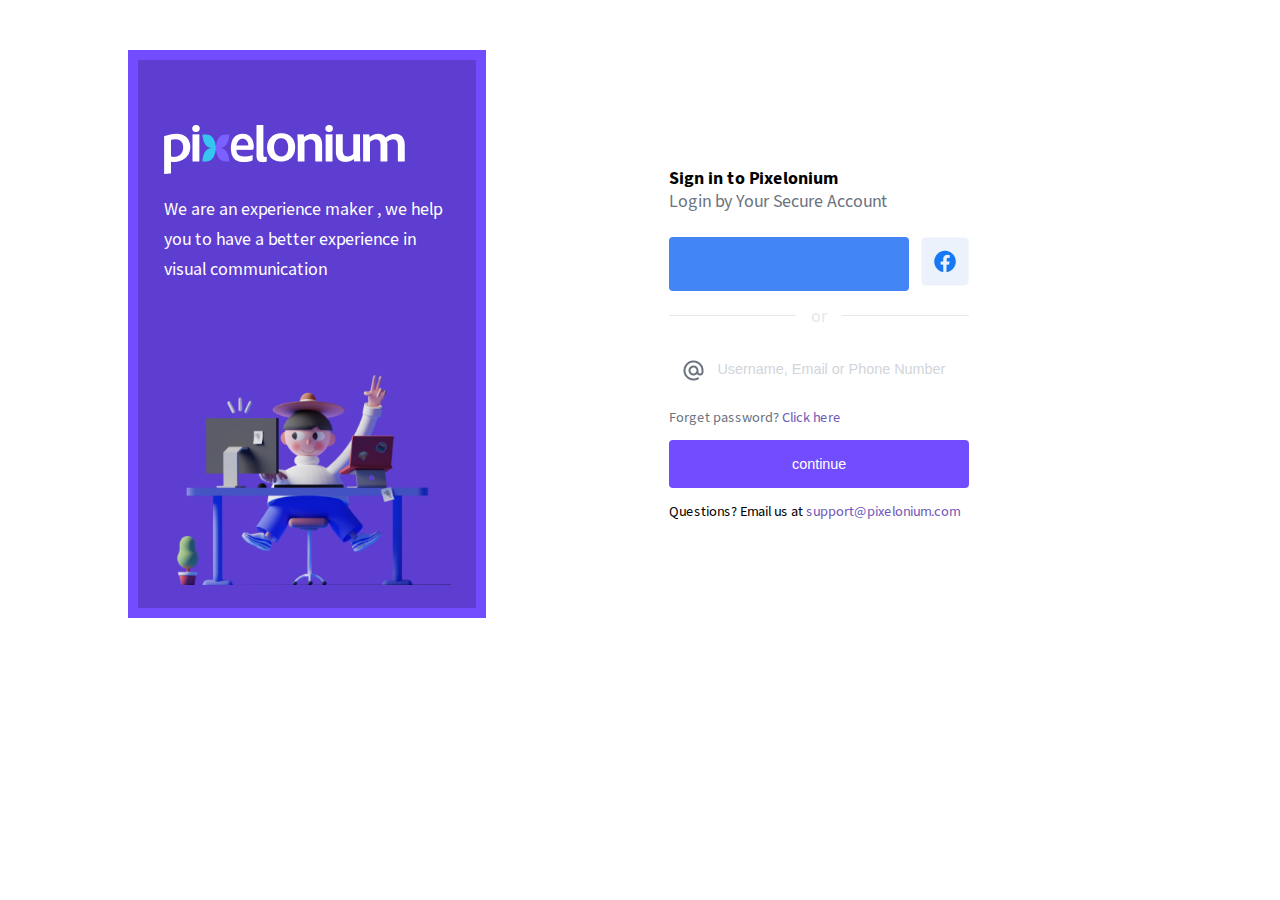
<file: index.html>
<!DOCTYPE html>
<html lang="en">
  <head>
    <meta charset="UTF-8" />
    <meta http-equiv="X-UA-Compatible" content="IE=edge" />
    <meta name="viewport" content="width=device-width, initial-scale=1.0" />
    <meta
      name="keywords"
      content="form,SignIn,login,html,javascript,css,resposive"
    />
    <meta name="description" content="فرم لاگین ریسپانسیو" />
    <script src="https://apis.google.com/js/platform.js" async defer></script>
    <meta
      name="google-signin-client_id"
      content="480762316721-rsmct6bl05iual0otqr3dbgfi7ttjbhj.apps.googleusercontent.com"
    />
    <link rel="stylesheet" href="css/style.css" />
    <title>SignIn form</title>
  </head>

  <body>
    <main class="login__form flex-center">
      <div class="container">
        <div class="form__container flex-center">
          <div class="left__side flex-center">
            <div class="left__side__container">
              <div class="logo flex-start">
                <img src="img/logo.png" alt="logo" />
              </div>

              <div class="description flex-center">
                <p>
                  We are an experience maker , we help you to have a better
                  experience in visual communication
                </p>
              </div>
            </div>
            <div class="illustration">
              <img src="img/Saly-10 1.png" alt="illustration" />
            </div>
          </div>
          <div class="right__side flex-center">
            <div class="signIn__content">
              <form class="signin">
                <div class="title">
                  <p class="text-bold">Sign in to Pixelonium</p>
                  <p class="lightfont">Login by Your Secure Account</p>
                </div>
                <div class="login__account flex-between">
                  <div
                    class="g-signin2 radius-4"
                    data-onsuccess="onSignIn"
                    data-width="240"
                    data-height="50"
                    data-longtitle="true"
                  ></div>
                  <div class="facebook__account">
                    <a href="">
                      <img src="img/btn.png" alt="" />
                    </a>
                  </div>
                </div>
                <div class="striped flex-center">
                  <span class="line__striped"></span>
                  <p>or</p>
                  <span class="line__striped"></span>
                </div>
                <div class="input__group form__field radius-4">
                  <img src="img/at-symbol.png" class="symble" alt="at-symbol" />
                  <input
                    type="text"
                    class="login-input login-input-user radius-4"
                    placeholder="Username, Email or Phone Number"
                  />
                </div>
                <p class="validation_msg"></p>
                <p class="forget lightfont">
                  Forget password?
                  <a href="forgotPassword.html" class="link-fontColor"
                    >Click here</a
                  >
                </p>

                <div class="btn form__field">
                  <button
                    class="login__btn continue radius-4"
                    id="userbtn"
                    name="continueButton"
                    type="submit"
                  >
                    continue
                  </button>
                </div>
                <p class="support__msg">
                  Questions? Email us at
                  <a href="" class="link-fontColor"> support@pixelonium.com</a>
                </p>
              </form>
            </div>
          </div>
        </div>
      </div>
    </main>
    <script src="js/script.js"></script>
  </body>
</html>
</file>
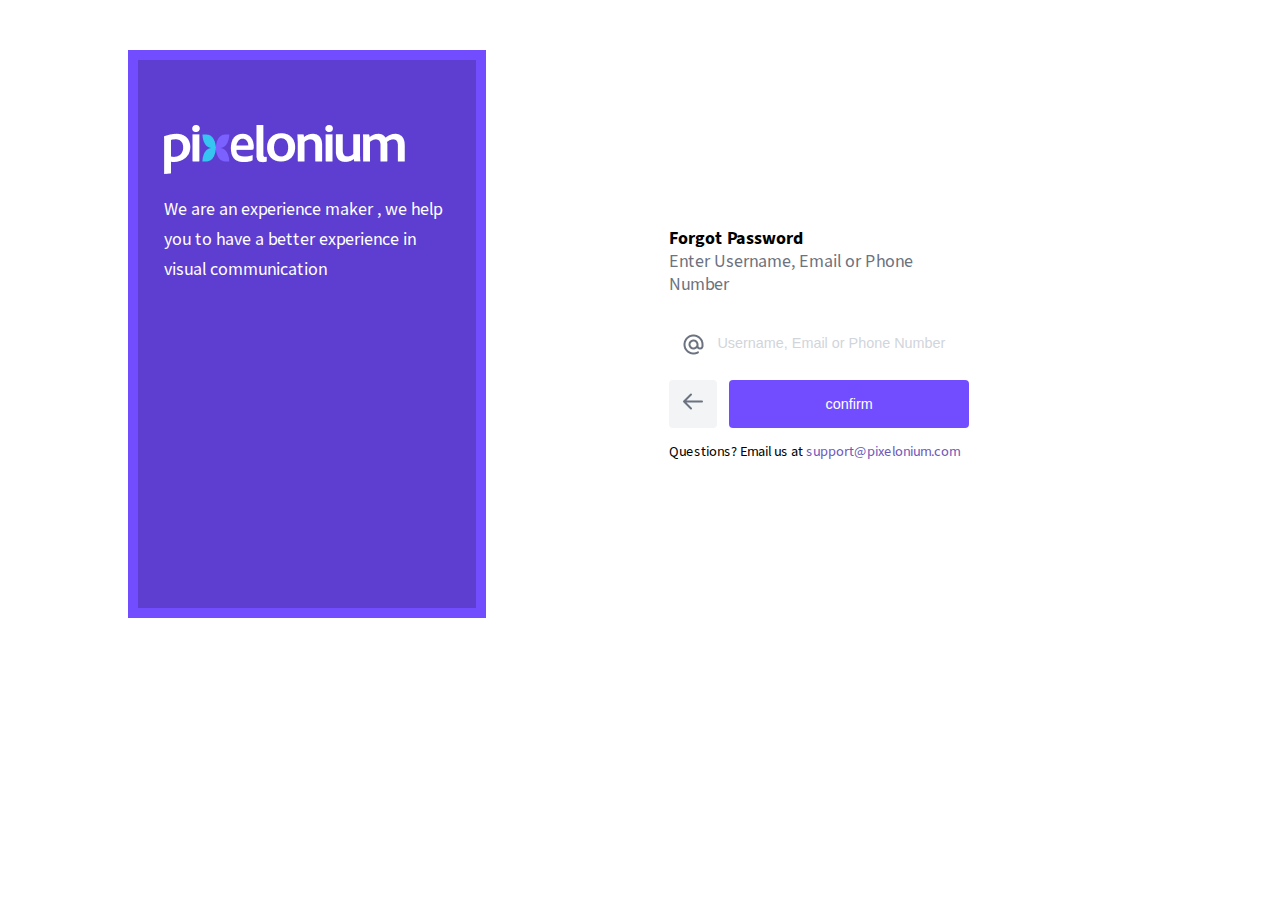
<file: forgotPassword.html>
<!DOCTYPE html>
<html lang="en">
  <head>
    <meta charset="UTF-8" />
    <meta http-equiv="X-UA-Compatible" content="IE=edge" />
    <meta name="viewport" content="width=device-width, initial-scale=1.0" />
    <meta
      name="keywords"
      content="form,SignIn,login,html,javascript,css,resposive"
    />
    <meta name="description" content="فرم لاگین ریسپانسیو" />
    <script src="https://apis.google.com/js/platform.js" async defer></script>
    <meta
      name="google-signin-client_id"
      content="480762316721-rsmct6bl05iual0otqr3dbgfi7ttjbhj.apps.googleusercontent.com"
    />
    <link rel="stylesheet" href="css/style.css" />
    <title>SignIn form</title>
  </head>

  <body>
    <main class="login__form flex-center">
        <div class="modal hidden flex-center">
            <button class="close-modal">&times;</button>
            <p class="modal-content">a link was sent to you for resetting password 😍</p>
            
        </div>
        <div class="overlay hidden"></div>
        <div class="container">
            <div class="form__container flex-center">
                <div class="left__side flex-center">
                    <div class="left__side__container">
                        <div class="logo flex-start">
                            <img src="img/logo.png" alt="logo" />
                        </div>

                        <div class="description flex-center">
                            <p>
                            We are an experience maker , we help you to have a better
                            experience in visual communication
                            </p>
                        </div>
                    </div>
                </div>
                <div class="right__side flex-center">
                    <div class="signIn__content">
                        <form class="forgetPassword" >
                            <div class="title">
                                <p class="text-bold">Forgot Password</p>
                                <p class="lightfont">Enter Username, Email or Phone Number</p>
                            </div>
                            <div class="input__group form__field radius-4">
                                <img src="img/at-symbol.png" class="symble" alt="at-symbol">
                                <input type="text" class="login-input login-input-user radius-4" placeholder="Username, Email or Phone Number" >
                               
                            </div>
                            <p class="validation_msg"></p>
                            <div class="btn login__account_password flex-between">
                                <div class="back_btn">
                                    <a class="back__link">
                                     <img src="img/Arrow left.svg" alt="">
                                    </a>
                                 </div>
                                <button class="login__btn radius-4" name="forget" id="forgetpassbtn" type="submit">confirm</button>
                            </div>
                            <p class="support__msg">
                                Questions? Email us at 
                                <a href="" class="link-fontColor"> support@pixelonium.com</a>
                            </p>
                        </form>
                       
                        
                    </div>
                </div>
            </div>
        </div>
    </main>
    <script src="js/script.js"></script>
  </body>
</html>
</file>
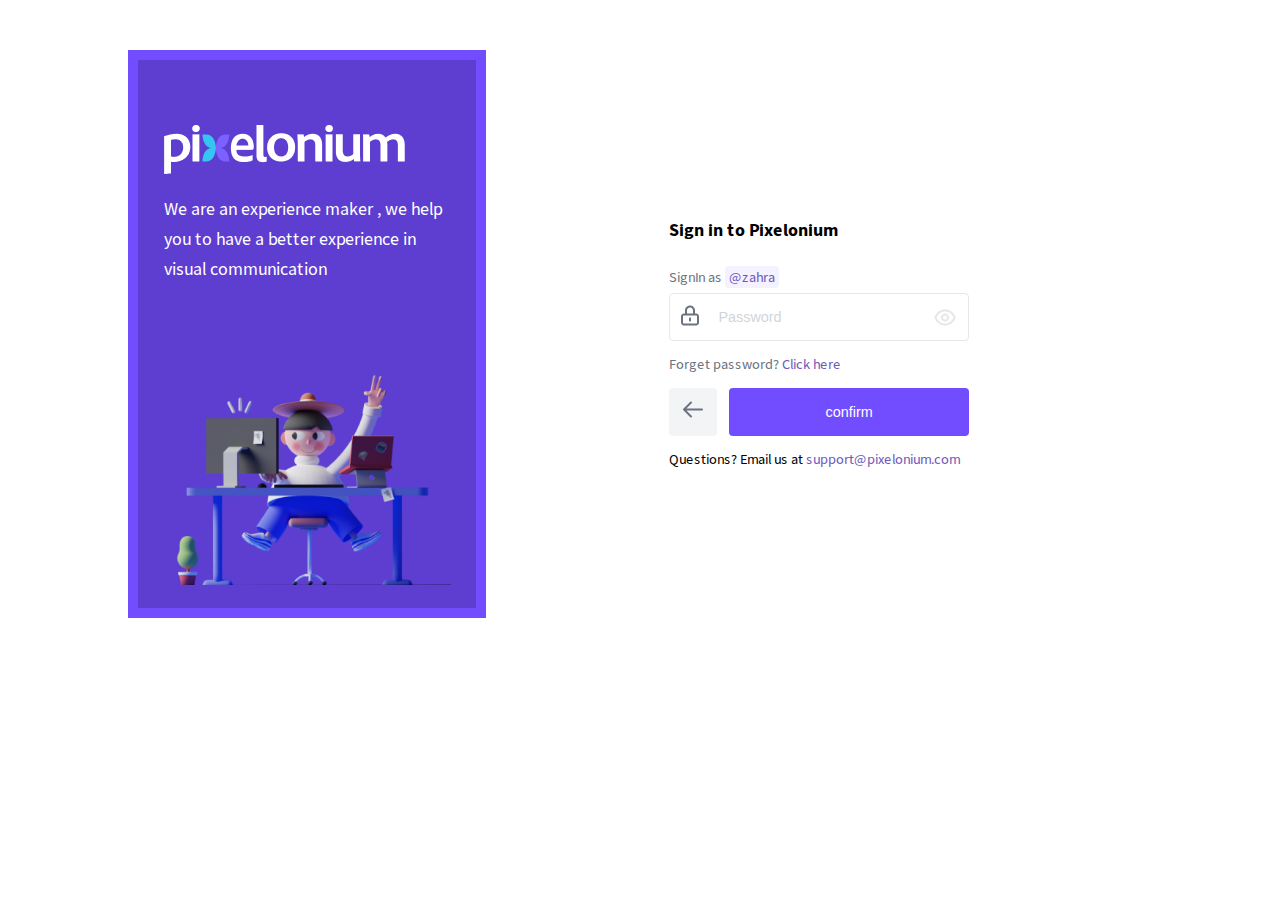
<file: loginPassword.html>
<!DOCTYPE html>
<html lang="en">

<head>
    <meta charset="UTF-8">
    <meta http-equiv="X-UA-Compatible" content="IE=edge">
    <meta name="viewport" content="width=device-width, initial-scale=1.0">
    <meta name="keywords" content="form,SignIn,login,html,javascript,css,resposive">
    <meta name="description" content="فرم لاگین ریسپانسیو">
    <!-- <script src="https://apis.google.com/js/platform.js" async defer></script> -->
    <!-- <meta name="google-signin-client_id" content="480762316721-rsmct6bl05iual0otqr3dbgfi7ttjbhj.apps.googleusercontent.com"> -->
    <link rel="stylesheet" href="css/style.css">
    <title>SignIn form password</title>
</head>
<body>
    <main class="login__form flex-center">
        <div class="container">
            <div class="form__container flex-center">
                <div class="left__side flex-center">
                   <div class="left__side__container">
                        <div class="logo flex-start">
                            <img src="img/logo.png" alt="logo">
                        </div>
                        
                        <div class="description flex-center">
                            <p>We are an experience maker , we help you to have a better experience in visual communication</p>
                        </div>
                        
                   </div>
                   <div class="illustration">
                    <img src="img/Saly-10 1.png" alt="illustration">
                </div>
                </div>
                <div class="right__side flex-center">
                    <div class="signIn__content">
                        <form action="" method="post" class="signin_password">
                        <div class="title">
                            <p class="text-bold">Sign in to Pixelonium</p>
                        </div>
                        <p class="forget lightfont">
                            SignIn as
                            <a href="" class="link-fontColor radius-4 lightBackground">@zahra</a>
                        </p>
                        <div class="input__group radius-4 form__field">
                            <img class="icon-lock symble" src="img/Vector.png" alt="at-symbol">
                            <input type="password" class="login-input login-password radius-4" placeholder="Password" required>
                            <img class="icon-eye" src="img/eye.png" alt="show icon">
                        </div>
                        <p class="password_validation_msg validation_msg link-fontColor"></p>
                        
                        <p class="forget lightfont margin_top_password">
                            Forget password?
                            <a href="forgotPassword.html" class="link-fontColor">Click here</a>
                        </p>
                        <div class="btn login__account_password flex-between">
                            <div class="back_btn">
                                <a class="back__link">
                                 <img src="img/Arrow left.svg" alt="">
                                </a>
                             </div>
                            <button class="login__btn radius-4" name="confirmButton" id="passbtn" type="submit">confirm</button>
                        </div>
                        <p class="support__msg">
                            Questions? Email us at 
                            <a href="" class="link-fontColor"> support@pixelonium.com</a>
                        </p>
                        </form>
                    </div>
                </div>
        </div>
    </main>
    <script src="js/script.js"></script>
</body>

</html>
</file>
<file: css/style.css>
* {
  padding: 0;
  margin: 0;
  box-sizing: border-box;
}

@font-face {
  font-family: openSans;
  src: url(../fonts/opensans/SourceSansPro-Black.ttf) format("truetype");
  font-weight: bolder;
  font-style: normal;
}

@font-face {
  font-family: openSans;
  src: url(../fonts/opensans/SourceSansPro-Bold.ttf) format("truetype");
  font-weight: bold;
}

@font-face {
  font-family: openSans;
  src: url(../fonts/opensans/SourceSansPro-Regular.ttf) format("truetype");
  font-weight: normal;
}

body {
  --brandColor: #724dff;
  --primaryColor: #6d58ba;
  --primaryColor2: #4285f4;
  --primaryColor200: #f5f2ff;
  --lightColor: #e5e7eb;
  --lightColor2: #ecf2fc;
  --lightFontColor: #6b7280;
  --darkFontColor: #1f2937;
  --whiteColor: #ffffff;
  --placeholder: #d1d5db;
  --errorColor: rgb(255, 0, 157);
  font-family: "openSans";
  font-size: 18px;
}
a {
  text-decoration: none;
}
ul {
  list-style: none;
}
.lightfont {
  color: var(--lightFontColor);
}
.link-fontColor {
  color: var(--primaryColor);
}
.lightBackground {
  background-color: var(--primaryColor200);
  padding: 2px 4px;
}
.text-bold {
  font-weight: bold;
}
.flex-center {
  display: flex;
  justify-content: center;
  align-items: center;
}
.flex-start {
  display: flex;
  justify-content: flex-start;
  align-items: center;
}
.flex-end {
  display: flex;
  justify-content: flex-end;
  align-items: center;
}
.flex-between {
  display: flex;
  justify-content: space-between;
}
.radius-4 {
  border-radius: 4px;
}
/* /////////// */
/* MAIN STYLE */
.login__form {
  height: 668px;
}

.login__form .container {
  width: 80%;
}

.form__container {
  position: relative;
  width: 100%;
  height: 568px;
  flex-wrap: wrap;
}

.form__container .left__side {
  background-color: var(--brandColor);
  position: relative;
  width: 35%;
  height: 100%;
  padding-top: 20px;
}

.form__container .left__side::after {
  content: "";
  position: absolute;
  width: calc(100% - 20px);
  height: calc(100% - 20px);
  top: 10px;
  left: 10px;
  background-color: #0000002f;
  z-index: 2;
}
.form__container .left__side p {
  padding-top: 20px;
  color: var(--whiteColor);
  line-height: 30px;
}
.form__container .left__side .left__side__container {
  position: relative;
  margin: 0 auto;
  width: 80%;
  height: 80%;
  z-index: 3;
}
.illustration {
  position: absolute;
  bottom: 5%;
  left: 10%;
  width: 80%;
  z-index: 3;
}
.illustration img {
  width: 100%;
}
/* right side */
.form__container .right__side {
  position: relative;
  width: 65%;
  height: 100%;
  padding-top: 20px;
}
.form__container .right__side .signIn__content {
  width: 45%;
  /* background-color: #4285f4; */
}

.g-signin2 {
  background-color: var(--primaryColor2);
  width: 80%;
  height: 54px;
  position: relative;
  padding: 3px;
}
.login__account .abcRioButtonLightBlue {
  height: 54px;
  background-color: transparent;
  color: #ffffff;
}
.login__account .abcRioButton {
  box-shadow: none;
}
.abcRioButtonIcon {
  background: var(--whiteColor);
}
/* .google__account a {
  font-weight: bold;
  font-size: 1rem;
  color: var(--whiteColor);
  width: 100%;
}
.google__account span {
  margin-left: 10px;
} */
.title {
  margin-bottom: 25px;
}
.striped {
  padding: 15px 0;
}
.striped p {
  margin: 0 15px;
  line-height: 20px;
  color: var(--lightColor);
}
.line__striped {
  flex: auto;
  flex-basis: auto;
  height: 1px;
  background-color: var(--lightColor);
  border: none;
  outline: none;
}
.input__group {
  position: relative;
  width: 100%;
  height: 48px;
  margin: 5px 0 12px;
}
.input__group img.symble {
  position: absolute;
  top: 12px;
  left: 12px;
}
.input__group img.icon-eye {
  position: absolute;
  top: 12px;
  right: 12px;
}
.input__group .login-input {
  width: 100%;
  height: 100%;
  padding-left: 48px;
  border: none;
  outline: none;
}
.input__group .login-input::placeholder {
  color: var(--placeholder);
  font-size: 0.9rem;
}

.input__group .login-input:focus::placeholder {
  opacity: 0;
}
.input__group .login-input:focus {
  border: 1px solid var(--primaryColor2);
}

.forget,
.support__msg {
  font-size: 0.9rem;
  line-height: 1.4rem;
}
.btn {
  width: 100%;
  margin: 12px 0;
}
.login__btn {
  width: 100%;
  height: 48px;
  background-color: var(--brandColor);
  border: none;
  outline: none;
  color: var(--whiteColor);
  font-size: 0.9rem;
}
/* ///////// */
/* responsive */
@media screen and (max-width: 1080px) {
  .form__container .right__side .signIn__content {
    width: 60%;
  }
  .logo img {
    width: 80%;
  }
  .description {
    font-size: 0.9rem;
  }
}
@media screen and (max-width: 990px) {
  .form__container .right__side .signIn__content {
    width: 80%;
  }
  .form__container .left__side {
    width: 45%;
  }
  .form__container .right__side {
    width: 55%;
  }
}
@media screen and (max-width: 768px) {
  .form__container .left__side,
  .form__container .right__side {
    width: 80%;
  }
  .form__container .left__side {
    height: 120px;
  }
  .illustration,
  .description {
    display: none;
  }
}
@media screen and (max-width: 540px) {
  .login__form .container {
    width: 100%;
  }
  .form__container .right__side {
    width: 100%;
  }
}
/* ///////// */
/* loginpassword page style */
.login-input.login-password {
  border: 1px solid var(--lightColor);
}
.back_btn {
  background-color: #f3f4f6;
  display: flex;
  flex-direction: row;
  justify-content: center;
  align-items: center;
  padding: 12px;
  width: 48px;
  height: 48px;
  border-radius: 4px;
}
.login__account_password .login__btn {
  width: 80%;
}
.validation_error {
  font-size: 0.8rem;
  margin-bottom: 5px;
}
.forget.margin_top_password {
  margin-top: 10px;
}
.form__field.success input {
  border: 1px solid;
  border-color: var(--brandColor);
}
.form__field.error input {
  border: 1px solid;
  border-color: var(--errorColor);
}
.validation_msg {
  color: var(--errorColor);
  font-size: 0.93rem;
  margin-bottom: 5px;
}
.overlay {
  position: absolute;
  top: 0;
  left: 0;
  background-color: rgba(31, 41, 55, 0.604);
  width: 100%;
  height: 100%;
  color: #f5f2ff;
  z-index: 1000;
}
.modal {
  position: absolute;
  width: 30%;
  height: 35%;
  top: 35%;
  left: 35%;
  background-color: #ffffff;
  z-index: 2000;
}
.modal-content {
  position: absolute;
  top: 40%;
  left: 10%;
  width: 80%;
  height: 20%;
}
.close-modal {
  position: absolute;
  top: 10px;
  right: 10px;
  font-size: 2rem;
  width: 2rem;
  background-color: var(--brandColor);
  border-radius: 5px;
  color: var(--lightColor);
  cursor: pointer;
  border: none;
}
.hidden {
  display: none;
}
/* #success_overlay:target {
  display: block;
} */
@media screen and (max-width: 768px) {
  .modal {
    width: 60%;
    left: 20%;
  }
}
</file>
